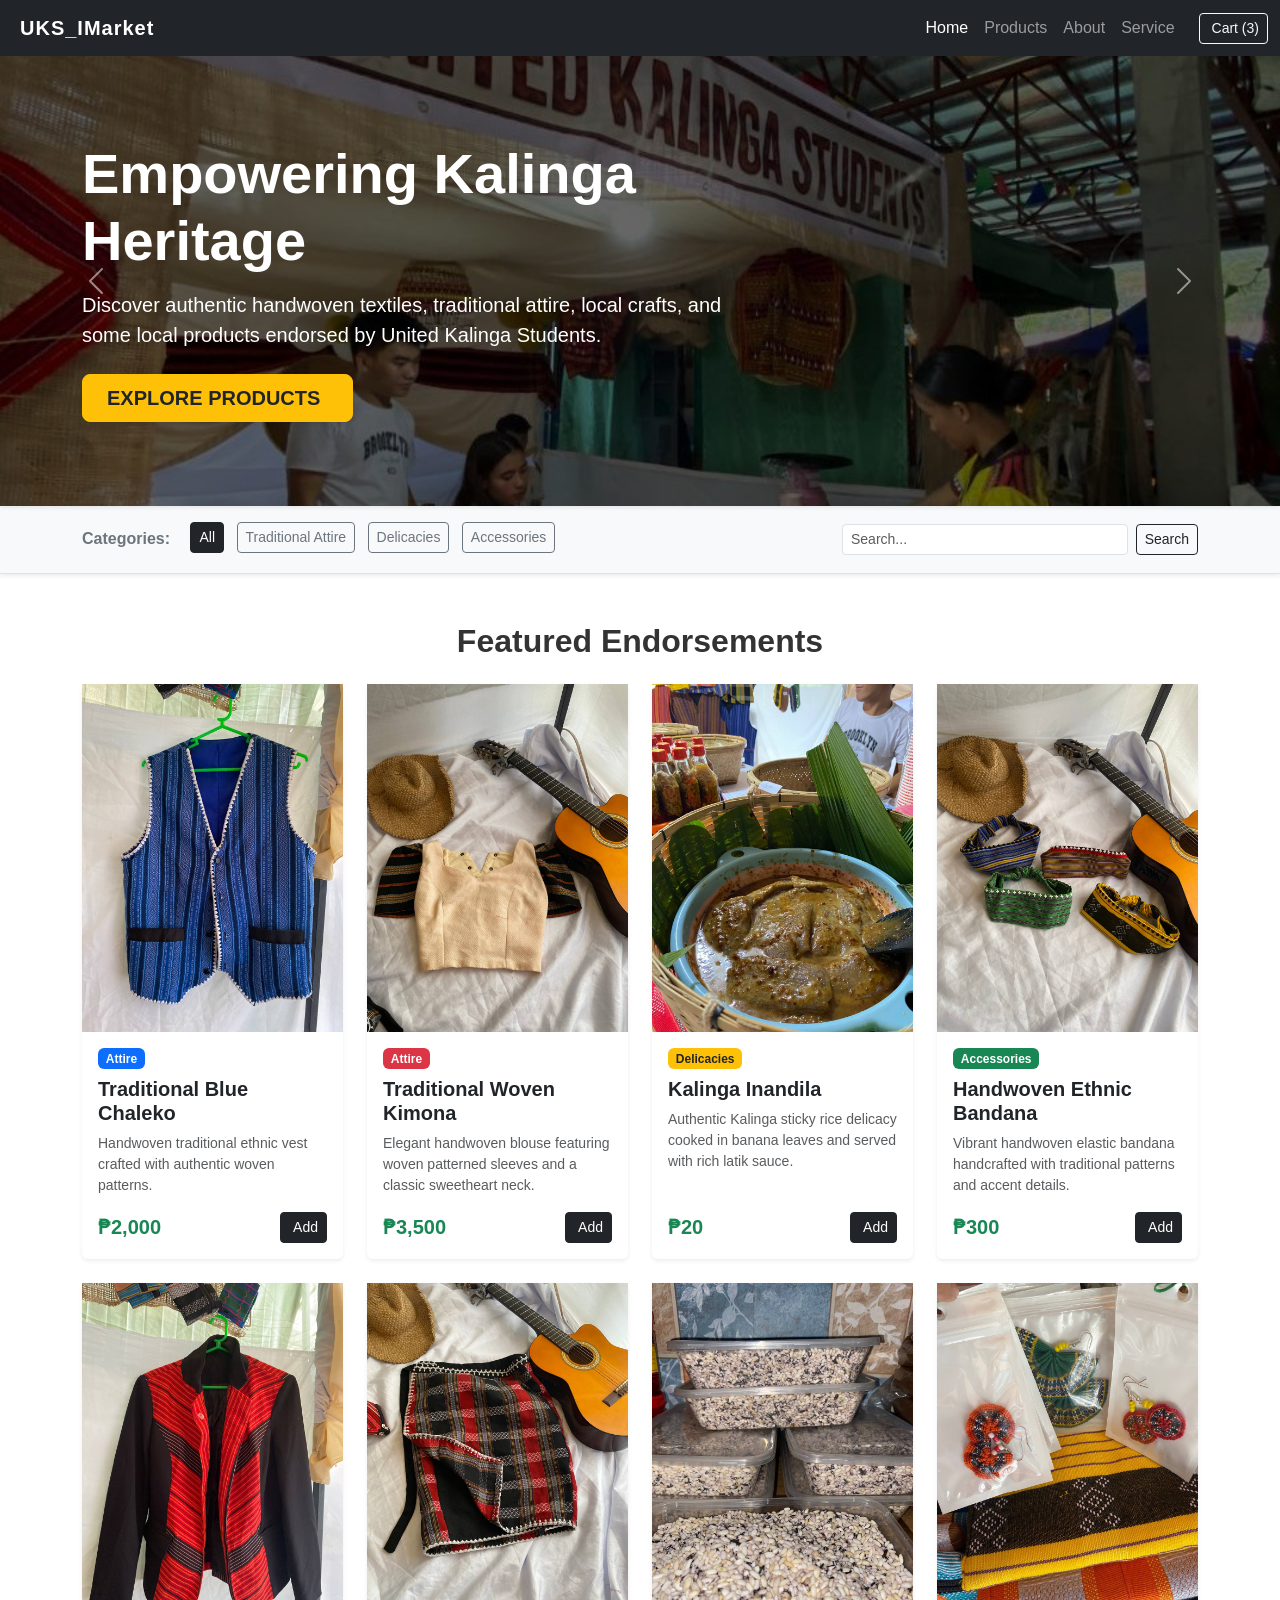
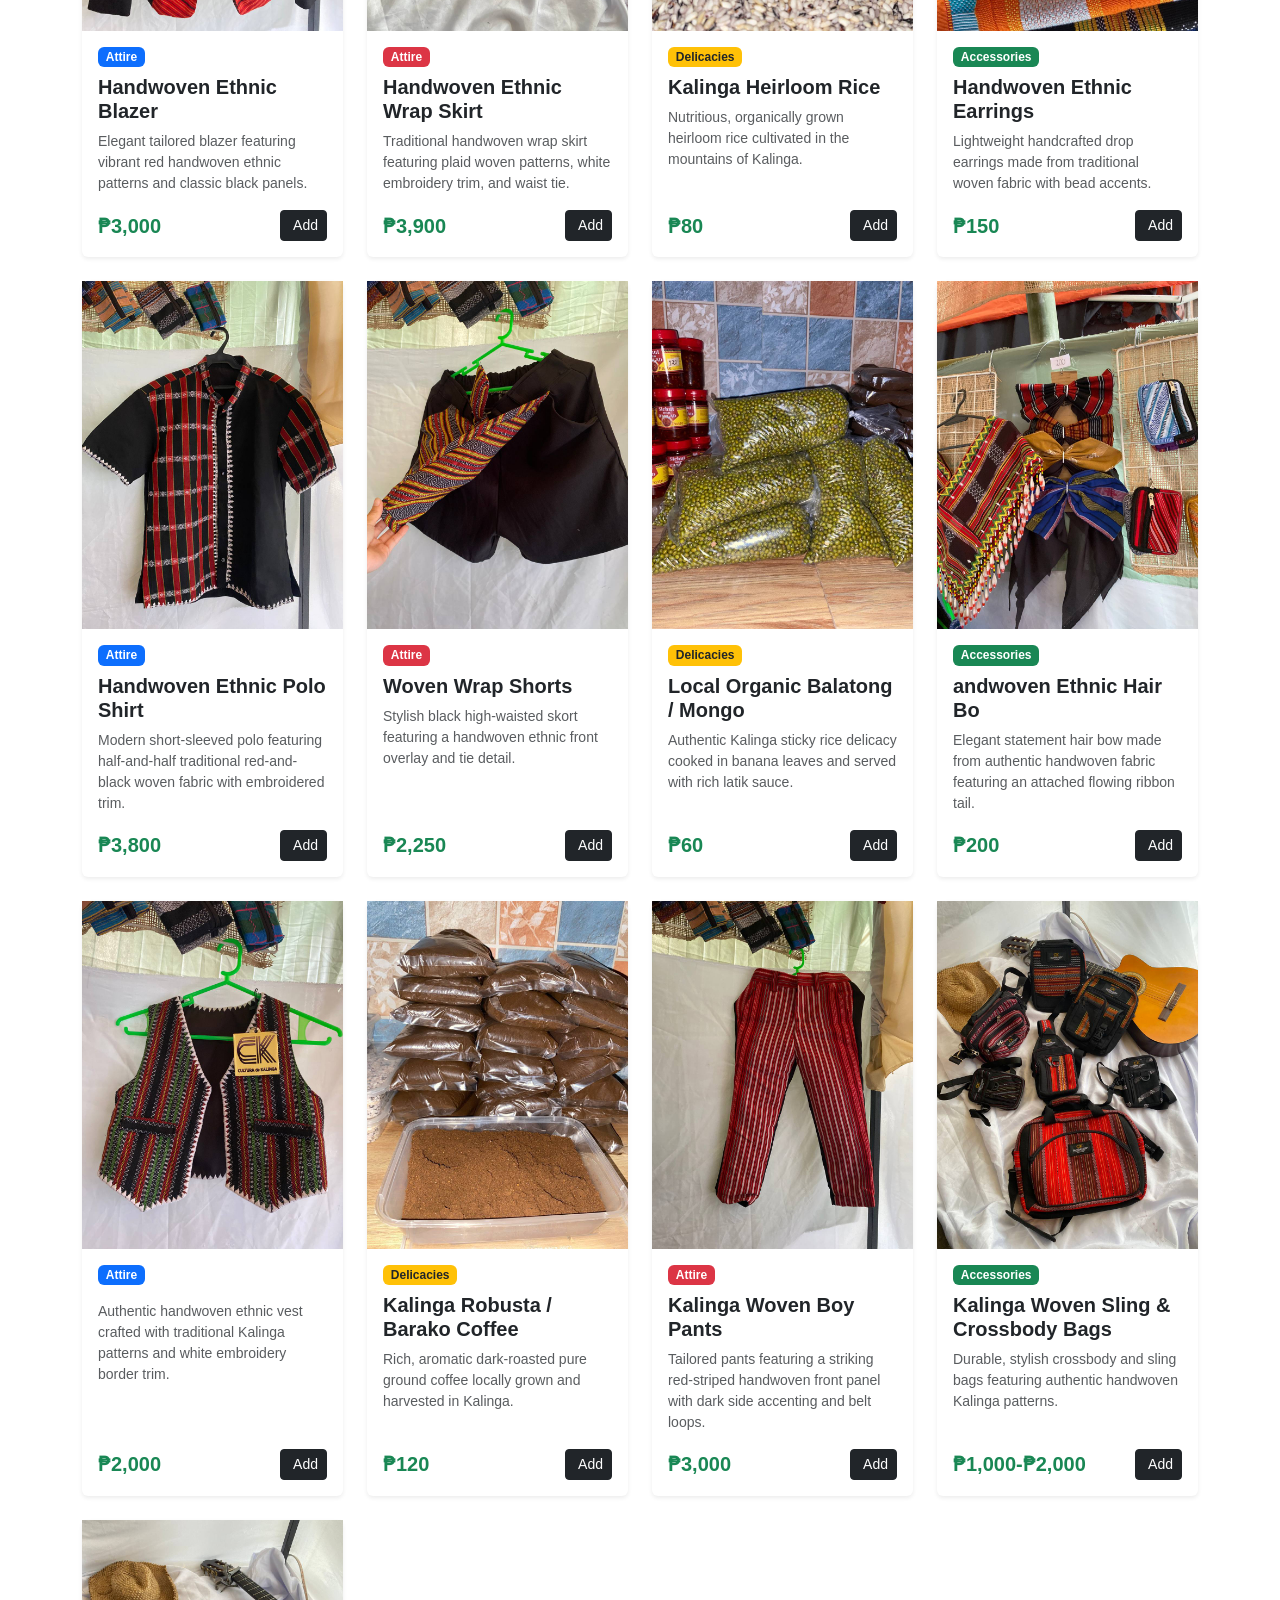
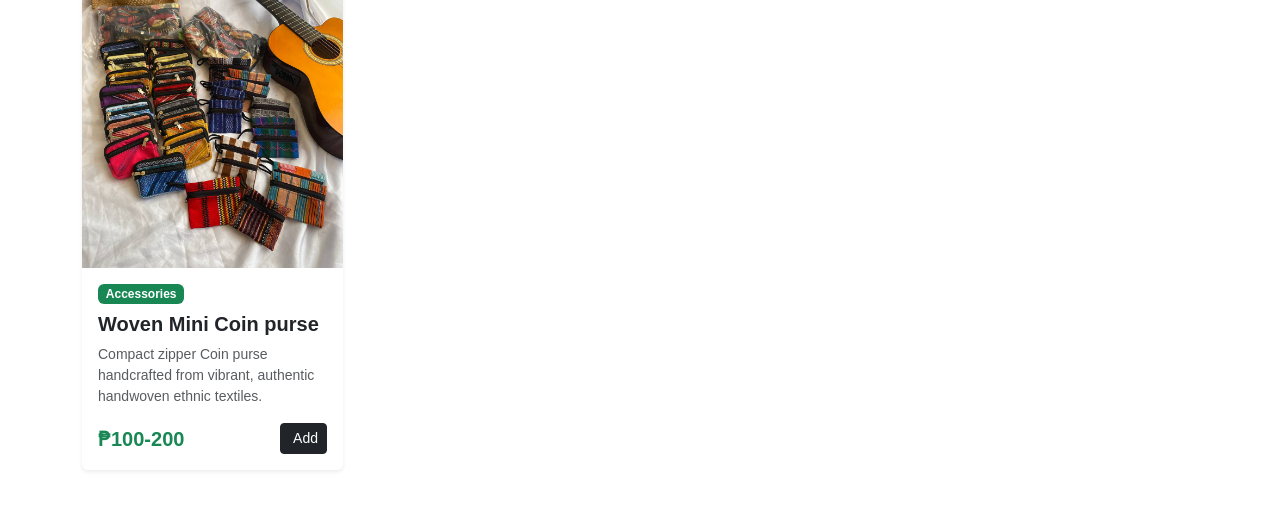
<file: Index.html>
<!DOCTYPE html>
<html lang="en">
<head>
    <meta charset="UTF-8">
    <meta name="viewport" content="width=device-width, initial-scale=1.0">
    <title>UKS Indigenous Market</title>
    <link href="https://cdn.jsdelivr.net/npm/bootstrap@5.3.0-alpha3/dist/css/bootstrap.min.css" rel="stylesheet" integrity="sha384-KK94CHFLLe+nY2dmCWGMq91rCGa5gtU4mk92HdvYe+M/SXH301p5ILy+dN9+nJOZ" crossorigin="anonymous">    
    <link rel="stylesheet" href="CSS/style.css">
</head> 
<body>
    <nav class="navbar navbar-expand-lg navbar-dark bg-dark sticky-top">
        <div class="container-fluid">
            <a class="navbar-brand fw-bold" href="index.html"><i class="fa-solid fa-store me-2"></i>UKS_IMarket</a>
        <button class="navbar-toggler" type="button" data-bs-toggle="collapse" data-bs-target="#navbarSupportedContent" aria-controls="navbarSupportedContent" aria-expanded="false" aria-label="Toggle navigation">
            <span class="navbar-toggler-icon"></span>
        </button>
        
        <div class="collapse navbar-collapse justify-content-end" id="navbarNav">
                <ul class="navbar-nav align-items-center">
                <li class="nav-item">
                    <a class="nav-link active" aria-current="page" href="index.html">Home</a>
                </li>
                <li class="nav-item">
                    <a class="nav-link" href="Products.html">Products</a>
                </li>
                <li class="nav-item">
                    <a class="nav-link" href="About.html">About</a>
                </li>
                <li class="nav-item">
                    <a class="nav-link" href="Service.html">Service</a>
                </li>
                <li class="nav-item ms-lg-3">
                    <a href="Cart.html" class="btn btn-outline-light btn-sm"><i class="fa-solid fa-cart-shopping me-1"></i> Cart (<span id="cartCount">3</span>)</a>
                </li>
            </ul>
        </div>
        </div>
    </nav>

    <header id="heroCarousel" class="carousel slide shadow-sm" data-bs-ride="carousel">
        <div class="carousel-inner">
            <div class="carousel-item active hero-slide-1">
                <div class="hero-overlay d-flex align-items-center">
                    <div class="container text-white py-5">
                        <div class="row">
                            <div class="col-lg-7">
                                <h1 class="display-4 fw-bold mb-3">Empowering Kalinga Heritage</h1>
                                <p class="lead mb-4">Discover authentic handwoven textiles, traditional attire, local crafts, and some local products endorsed by United Kalinga Students.</p>
                                <a href="Products.html" class="btn btn-warning btn-lg text-dark fw-bold px-4 shadow-sm">EXPLORE PRODUCTS <i class="fa-solid fa-arrow-right ms-2"></i></a>
                            </div>
                        </div>
                    </div>
                </div>
            </div>
            <div class="carousel-item hero-slide-2">
                <div class="hero-overlay d-flex align-items-center">
                    <div class="container text-white py-5">
                        <div class="row">
                            <div class="col-lg-7">
                                <h1 class="display-4 fw-bold mb-3">Unity, Culture, and Leadership</h1>
                                <p class="lead mb-4">Support student initiatives and preserve Cordilleran craftsmanship through our official community market.</p>
                                <a href="Cart.html" class="btn btn-warning btn-lg text-dark fw-bold px-4 shadow-sm">VIEW CART <i class="fa-solid fa-bag-shopping ms-2"></i></a>
                            </div>
                        </div>
                    </div>
                </div>
            </div>
        </div>
        <button class="carousel-control-prev" type="button" data-bs-target="#heroCarousel" data-bs-slide="prev">
            <span class="carousel-control-prev-icon"></span>
        </button>
        <button class="carousel-control-next" type="button" data-bs-target="#heroCarousel" data-bs-slide="next">
            <span class="carousel-control-next-icon"></span>
        </button>
    </header>

    <section class="bg-light py-3 border-bottom shadow-sm">
        <div class="container">
            <div class="row align-items-center">
                <!-- Left Side: Categories with active state handling -->
                <div class="col-md-8 mb-2 mb-md-0" id="categoryButtons">
                    <span class="fw-bold text-secondary me-3">Categories:</span>
                    <button class="btn btn-dark btn-sm me-2 mb-1 cat-btn" onclick="filterProducts('All', this)">All</button>
                    <button class="btn btn-outline-secondary btn-sm me-2 mb-1 cat-btn" onclick="filterProducts('Attire', this)">Traditional Attire</button>
                    <button class="btn btn-outline-secondary btn-sm me-2 mb-1 cat-btn" onclick="filterProducts('Delicacies', this)">Delicacies</button>
                    <button class="btn btn-outline-secondary btn-sm mb-1 cat-btn" onclick="filterProducts('Accessories', this)">Accessories</button>
                </div>

                <div class="col-md-4">
                    <form class="d-flex" role="search" onsubmit="handleSearch(event)">
                        <input id="searchInput" class="form-control form-control-sm me-2" type="search" placeholder="Search..." aria-label="Search">
                        <button class="btn btn-outline-dark btn-sm" type="submit">Search</button>
                    </form>
                </div>
            </div>
        </div>
    </section>

    <main class="container my-5">
        <h2 class="text-center fw-bold mb-4">Featured Endorsements</h2>
        <div class="row g-4" id="productContainer">
            
            <div class="col-md-3 col-sm-6 product-item" data-category="Attire" data-name="traditional blue chaleko">
                <div class="card h-100 product-card shadow-sm border-0">
                    <img src="Images/Chaleko1.jpg" alt="Kalinga Bags">
                    <div class="card-body d-flex flex-column">
                        <span class="badge bg-primary mb-2 align-self-start">Attire</span>
                        <h5 class="card-title fw-bold">Traditional Blue Chaleko</h5>
                        <p class="card-text text-muted small">Handwoven traditional ethnic vest crafted with authentic woven patterns.</p>
                        <div class="d-flex justify-content-between align-items-center mt-auto">
                            <span class="fw-bold text-success fs-5">₱2,000</span>
                            <button onclick="addToCart('Traditional Blue Chaleko')" class="btn btn-dark btn-sm"><i class="fa-solid fa-cart-plus me-1"></i> Add</button>
                        </div>
                    </div>
                </div>
            </div>

            <div class="col-md-3 col-sm-6 product-item" data-category="Attire" data-name="Traditional Woven Kimona">
                <div class="card h-100 product-card shadow-sm border-0">
                    <img src="Images/Kimona1.jpg" alt="Traditional Woven Kimona">
                    <div class="card-body d-flex flex-column">
                        <span class="badge bg-danger mb-2 align-self-start">Attire</span>
                        <h5 class="card-title fw-bold">Traditional Woven Kimona</h5>
                        <p class="card-text text-muted small">Elegant handwoven blouse featuring woven patterned sleeves and a classic sweetheart neck.</p>
                        <div class="d-flex justify-content-between align-items-center mt-auto">
                            <span class="fw-bold text-success fs-5">₱3,500</span>
                            <button onclick="addToCart('UKS Unity T-Shirt')" class="btn btn-dark btn-sm"><i class="fa-solid fa-cart-plus me-1"></i> Add</button>
                        </div>
                    </div>
                </div>
            </div>

            <div class="col-md-3 col-sm-6 product-item" data-category="Delicacies" data-name="Inandila">
                <div class="card h-100 product-card shadow-sm border-0">
                    <img src="Images/Inandila.jpg" alt="Inandila">
                    <div class="card-body d-flex flex-column">
                        <span class="badge bg-warning text-dark mb-2 align-self-start">Delicacies</span>
                        <h5 class="card-title fw-bold">Kalinga Inandila</h5>
                        <p class="card-text text-muted small">Authentic Kalinga sticky rice delicacy cooked in banana leaves and served with rich latik sauce.</p>
                        <div class="d-flex justify-content-between align-items-center mt-auto">
                            <span class="fw-bold text-success fs-5">₱20</span>
                            <button onclick="addToCart('Kalinga Inandila')" class="btn btn-dark btn-sm"><i class="fa-solid fa-cart-plus me-1"></i> Add</button>
                        </div>
                    </div>
                </div>
            </div>

            <div class="col-md-3 col-sm-6 product-item" data-category="Accessories" data-name="Handwoven Ethnic Bandana">
                <div class="card h-100 product-card shadow-sm border-0">
                    <img src="Images/Bandana_Hair.jpg" alt="Bandana">
                    <div class="card-body d-flex flex-column">
                        <span class="badge bg-success mb-2 align-self-start">Accessories</span>
                        <h5 class="card-title fw-bold">Handwoven Ethnic Bandana</h5>
                        <p class="card-text text-muted small">Vibrant handwoven elastic bandana handcrafted with traditional patterns and accent details.</p>
                        <div class="d-flex justify-content-between align-items-center mt-auto">
                            <span class="fw-bold text-success fs-5">₱300</span>
                            <button onclick="addToCart('Handwoven Ethnic Bandana')" class="btn btn-dark btn-sm"><i class="fa-solid fa-cart-plus me-1"></i> Add</button>
                        </div>
                    </div>
                </div>
            </div>

            <div class="col-md-3 col-sm-6 product-item" data-category="Attire" data-name="Handwoven Ethnic Blazer">
                <div class="card h-100 product-card shadow-sm border-0">
                    <img src="Images/Blazer.jpg" alt="Handwoven Ethnic Blazer">
                    <div class="card-body d-flex flex-column">
                        <span class="badge bg-primary mb-2 align-self-start">Attire</span>
                        <h5 class="card-title fw-bold">Handwoven Ethnic Blazer</h5>
                        <p class="card-text text-muted small">Elegant tailored blazer featuring vibrant red handwoven ethnic patterns and classic black panels.</p>
                        <div class="d-flex justify-content-between align-items-center mt-auto">
                            <span class="fw-bold text-success fs-5">₱3,000</span>
                            <button onclick="addToCart('Handwoven Ethnic Blazer')" class="btn btn-dark btn-sm"><i class="fa-solid fa-cart-plus me-1"></i> Add</button>
                        </div>
                    </div>
                </div>
            </div>

            <div class="col-md-3 col-sm-6 product-item" data-category="Attire" data-name="Handwoven Ethnic Wrap Skirt">
                <div class="card h-100 product-card shadow-sm border-0">
                    <img src="Images/Skirt1.jpg" alt="Handwoven Ethnic Wrap Skirt">
                    <div class="card-body d-flex flex-column">
                        <span class="badge bg-danger mb-2 align-self-start">Attire</span>
                        <h5 class="card-title fw-bold">Handwoven Ethnic Wrap Skirt</h5>
                        <p class="card-text text-muted small">Traditional handwoven wrap skirt featuring plaid woven patterns, white embroidery trim, and waist tie.</p>
                        <div class="d-flex justify-content-between align-items-center mt-auto">
                            <span class="fw-bold text-success fs-5">₱3,900</span>
                            <button onclick="addToCart('Handwoven Ethnic Wrap Skirt')" class="btn btn-dark btn-sm"><i class="fa-solid fa-cart-plus me-1"></i> Add</button>
                        </div>
                    </div>
                </div>
            </div>

            <div class="col-md-3 col-sm-6 product-item" data-category="Delicacies" data-name="Kalinga Heirloom Rice">
                <div class="card h-100 product-card shadow-sm border-0">
                    <img src="Images/Glutinous_Rice.jpg" alt="Kalinga Heirloom Rice">
                    <div class="card-body d-flex flex-column">
                        <span class="badge bg-warning text-dark mb-2 align-self-start">Delicacies</span>
                        <h5 class="card-title fw-bold">Kalinga Heirloom Rice</h5>
                        <p class="card-text text-muted small">Nutritious, organically grown heirloom rice cultivated in the mountains of Kalinga.</p>
                        <div class="d-flex justify-content-between align-items-center mt-auto">
                            <span class="fw-bold text-success fs-5">₱80</span>
                            <button onclick="addToCart('Kalinga Heirloom Rice')" class="btn btn-dark btn-sm"><i class="fa-solid fa-cart-plus me-1"></i> Add</button>
                        </div>
                    </div>
                </div>
            </div>

            <div class="col-md-3 col-sm-6 product-item" data-category="Accessories" data-name="Handwoven Ethnic Earrings">
                <div class="card h-100 product-card shadow-sm border-0">
                    <img src="Images/Earing.jpg" alt="Handwoven Ethnic Earrings">
                    <div class="card-body d-flex flex-column">
                        <span class="badge bg-success mb-2 align-self-start">Accessories</span>
                        <h5 class="card-title fw-bold">Handwoven Ethnic Earrings</h5>
                        <p class="card-text text-muted small">Lightweight handcrafted drop earrings made from traditional woven fabric with bead accents.</p>
                        <div class="d-flex justify-content-between align-items-center mt-auto">
                            <span class="fw-bold text-success fs-5">₱150</span>
                            <button onclick="addToCart('Handwoven Ethnic Earrings')" class="btn btn-dark btn-sm"><i class="fa-solid fa-cart-plus me-1"></i> Add</button>
                        </div>
                    </div>
                </div>
            </div>

            <div class="col-md-3 col-sm-6 product-item" data-category="Attire" data-name="Handwoven Ethnic Polo Shirt">
                <div class="card h-100 product-card shadow-sm border-0">
                    <img src="Images/Polo2.jpg" alt="Handwoven Ethnic Polo Shirt">
                    <div class="card-body d-flex flex-column">
                        <span class="badge bg-primary mb-2 align-self-start">Attire</span>
                        <h5 class="card-title fw-bold">Handwoven Ethnic Polo Shirt</h5>
                        <p class="card-text text-muted small">Modern short-sleeved polo featuring half-and-half traditional red-and-black woven fabric with embroidered trim.</p>
                        <div class="d-flex justify-content-between align-items-center mt-auto">
                            <span class="fw-bold text-success fs-5">₱3,800</span>
                            <button onclick="addToCart('Handwoven Ethnic Polo Shirt')" class="btn btn-dark btn-sm"><i class="fa-solid fa-cart-plus me-1"></i> Add</button>
                        </div>
                    </div>
                </div>
            </div>

            <div class="col-md-3 col-sm-6 product-item" data-category="Attire" data-name="Woven Wrap Shorts">
                <div class="card h-100 product-card shadow-sm border-0">
                    <img src="Images/Girls_Shortpant.jpg" alt="Woven Wrap Shorts">
                    <div class="card-body d-flex flex-column">
                        <span class="badge bg-danger mb-2 align-self-start">Attire</span>
                        <h5 class="card-title fw-bold">Woven Wrap Shorts</h5>
                        <p class="card-text text-muted small">Stylish black high-waisted skort featuring a handwoven ethnic front overlay and tie detail.</p>
                        <div class="d-flex justify-content-between align-items-center mt-auto">
                            <span class="fw-bold text-success fs-5">₱2,250</span>
                            <button onclick="addToCart('Woven Wrap Shorts')" class="btn btn-dark btn-sm"><i class="fa-solid fa-cart-plus me-1"></i> Add</button>
                        </div>
                    </div>
                </div>
            </div>

            <div class="col-md-3 col-sm-6 product-item" data-category="Delicacies" data-name="Local Organic Balatong / Mongo">
                <div class="card h-100 product-card shadow-sm border-0">
                    <img src="Images/Monggo.jpg" alt="Local Organic Balatong / Mongo">
                    <div class="card-body d-flex flex-column">
                        <span class="badge bg-warning text-dark mb-2 align-self-start">Delicacies</span>
                        <h5 class="card-title fw-bold">Local Organic Balatong / Mongo</h5>
                        <p class="card-text text-muted small">Authentic Kalinga sticky rice delicacy cooked in banana leaves and served with rich latik sauce.</p>
                        <div class="d-flex justify-content-between align-items-center mt-auto">
                            <span class="fw-bold text-success fs-5">₱60</span>
                            <button onclick="addToCart('Local Organic Balatong / Mongo')" class="btn btn-dark btn-sm"><i class="fa-solid fa-cart-plus me-1"></i> Add</button>
                        </div>
                    </div>
                </div>
            </div>

            <div class="col-md-3 col-sm-6 product-item" data-category="Accessories" data-name="andwoven Ethnic Hair Bo">
                <div class="card h-100 product-card shadow-sm border-0">
                    <img src="Images/Hairclip.jpg" alt="andwoven Ethnic Hair Bo">
                    <div class="card-body d-flex flex-column">
                        <span class="badge bg-success mb-2 align-self-start">Accessories</span>
                        <h5 class="card-title fw-bold">andwoven Ethnic Hair Bo</h5>
                        <p class="card-text text-muted small">Elegant statement hair bow made from authentic handwoven fabric featuring an attached flowing ribbon tail.</p>
                        <div class="d-flex justify-content-between align-items-center mt-auto">
                            <span class="fw-bold text-success fs-5">₱200</span>
                            <button onclick="addToCart('andwoven Ethnic Hair Bo')" class="btn btn-dark btn-sm"><i class="fa-solid fa-cart-plus me-1"></i> Add</button>
                        </div>
                    </div>
                </div>
            </div>

            <div class="col-md-3 col-sm-6 product-item" data-category="Attire" data-name="Cultura de Kalinga Chaleko">
                <div class="card h-100 product-card shadow-sm border-0">
                    <img src="Images/chaleko5.jpg" alt="Cultura de Kalinga Chaleko">
                    <div class="card-body d-flex flex-column">
                        <span class="badge bg-primary mb-2 align-self-start">Attire</span>
                        <h5 class="card-title fw-bold"></h5>
                        <p class="card-text text-muted small">Authentic handwoven ethnic vest crafted with traditional Kalinga patterns and white embroidery border trim.</p>
                        <div class="d-flex justify-content-between align-items-center mt-auto">
                            <span class="fw-bold text-success fs-5">₱2,000</span>
                            <button onclick="addToCart('Cultura de Kalinga Chaleko')" class="btn btn-dark btn-sm"><i class="fa-solid fa-cart-plus me-1"></i> Add</button>
                        </div>
                    </div>
                </div>
            </div>

            <div class="col-md-3 col-sm-6 product-item" data-category="Delicacies" data-name="Kalinga Robusta / Barako Coffee">
                <div class="card h-100 product-card shadow-sm border-0">
                    <img src="Images/Barako.jpg" alt="Kalinga Robusta / Barako Coffee">
                    <div class="card-body d-flex flex-column">
                        <span class="badge bg-warning text-dark mb-2 align-self-start">Delicacies</span>
                        <h5 class="card-title fw-bold">Kalinga Robusta / Barako Coffee</h5>
                        <p class="card-text text-muted small">Rich, aromatic dark-roasted pure ground coffee locally grown and harvested in Kalinga.</p>
                        <div class="d-flex justify-content-between align-items-center mt-auto">
                            <span class="fw-bold text-success fs-5">₱120</span>
                            <button onclick="addToCart('Kalinga Robusta / Barako Coffee')" class="btn btn-dark btn-sm"><i class="fa-solid fa-cart-plus me-1"></i> Add</button>
                        </div>
                    </div>
                </div>
            </div>

            <div class="col-md-3 col-sm-6 product-item" data-category="Attire" data-name="Kalinga Woven Boy Pants">
                <div class="card h-100 product-card shadow-sm border-0">
                    <img src="Images/Boy_Pant.jpg" alt="Kalinga Woven Boy Pants">
                    <div class="card-body d-flex flex-column">
                        <span class="badge bg-danger mb-2 align-self-start">Attire</span>
                        <h5 class="card-title fw-bold">Kalinga Woven Boy Pants</h5>
                        <p class="card-text text-muted small">Tailored pants featuring a striking red-striped handwoven front panel with dark side accenting and belt loops.</p>
                        <div class="d-flex justify-content-between align-items-center mt-auto">
                            <span class="fw-bold text-success fs-5">₱3,000</span>
                            <button onclick="addToCart('Kalinga Woven Boy Pants')" class="btn btn-dark btn-sm"><i class="fa-solid fa-cart-plus me-1"></i> Add</button>
                        </div>
                    </div>
                </div>
            </div>

            <div class="col-md-3 col-sm-6 product-item" data-category="Accessories" data-name="Kalinga Woven Sling & Crossbody Bags">
                <div class="card h-100 product-card shadow-sm border-0">
                    <img src="Images/Bags.jpg" alt="Kalinga Woven Sling & Crossbody Bags">
                    <div class="card-body d-flex flex-column">
                        <span class="badge bg-success mb-2 align-self-start">Accessories</span>
                        <h5 class="card-title fw-bold">Kalinga Woven Sling & Crossbody Bags</h5>
                        <p class="card-text text-muted small">Durable, stylish crossbody and sling bags featuring authentic handwoven Kalinga patterns.</p>
                        <div class="d-flex justify-content-between align-items-center mt-auto">
                            <span class="fw-bold text-success fs-5">₱1,000-₱2,000</span>
                            <button onclick="addToCart('Kalinga Woven Sling & Crossbody Bags')" class="btn btn-dark btn-sm"><i class="fa-solid fa-cart-plus me-1"></i> Add</button>
                        </div>
                    </div>
                </div>
            </div>

            <div class="col-md-3 col-sm-6 product-item" data-category="Accessories" data-name="Woven Mini Coin purse">
                <div class="card h-100 product-card shadow-sm border-0">
                    <img src="Images/coins_purses.jpg" alt="Woven Mini Coin purse">
                    <div class="card-body d-flex flex-column">
                        <span class="badge bg-success mb-2 align-self-start">Accessories</span>
                        <h5 class="card-title fw-bold">Woven Mini Coin purse</h5>
                        <p class="card-text text-muted small">Compact zipper Coin purse handcrafted from vibrant, authentic handwoven ethnic textiles.</p>
                        <div class="d-flex justify-content-between align-items-center mt-auto">
                            <span class="fw-bold text-success fs-5">₱100-200</span>
                            <button onclick="addToCart('Woven Mini Coin purse')" class="btn btn-dark btn-sm"><i class="fa-solid fa-cart-plus me-1"></i> Add</button>
                        </div>
                    </div>
                </div>
            </div>
        </div>
    </main>

    <script src="https://cdn.jsdelivr.net/npm/bootstrap@5.3.0-alpha3/dist/js/bootstrap.bundle.min.js" integrity="sha384-ENjdO4Dr2bkBIFxQpeoTz1HIcje39Wm4jDKdf19U8gI4ddQ3GYNS7NTKfAdVQSZe" crossorigin="anonymous"></script>
</body>
</html>
</file>
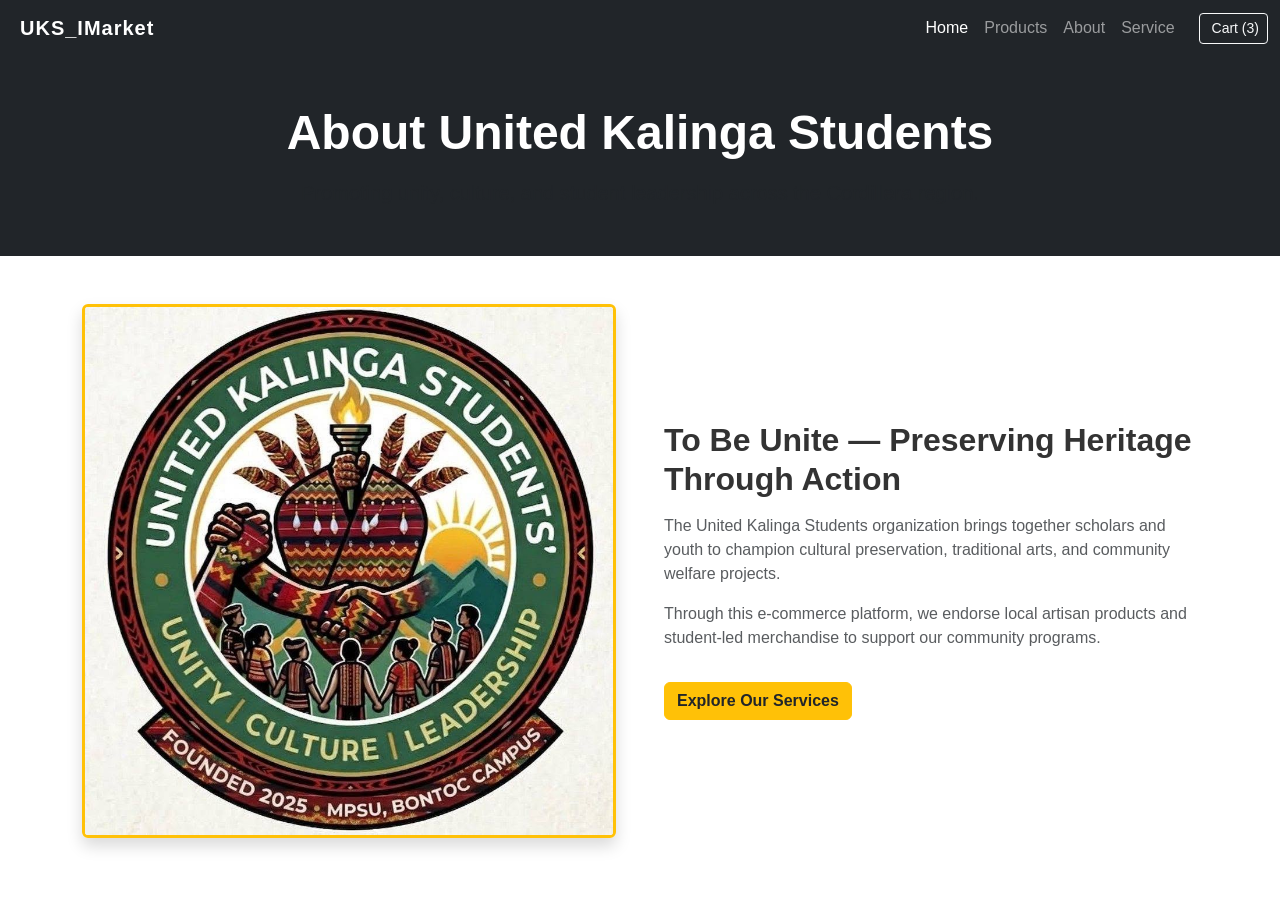
<file: about.html>
<!DOCTYPE html>
<html lang="en">
<head>
    <meta charset="UTF-8">
    <meta name="viewport" content="width=device-width, initial-scale=1.0">
    <title>UKS_IMarket - About</title>
    <link href="https://cdn.jsdelivr.net/npm/bootstrap@5.3.0/dist/css/bootstrap.min.css" rel="stylesheet">
    <link rel="stylesheet" href="CSS/style.css">
</head>
<body>
   <nav class="navbar navbar-expand-lg navbar-dark bg-dark sticky-top">
        <div class="container-fluid">
            <a class="navbar-brand fw-bold" href="index.html"><i class="fa-solid fa-store me-2"></i>UKS_IMarket</a>
        <button class="navbar-toggler" type="button" data-bs-toggle="collapse" data-bs-target="#navbarSupportedContent" aria-controls="navbarSupportedContent" aria-expanded="false" aria-label="Toggle navigation">
            <span class="navbar-toggler-icon"></span>
        </button>
        
        <div class="collapse navbar-collapse justify-content-end" id="navbarNav">
                <ul class="navbar-nav align-items-center">
                <li class="nav-item">
                    <a class="nav-link active" aria-current="page" href="index.html">Home</a>
                </li>
                <li class="nav-item">
                    <a class="nav-link" href="Products.html">Products</a>
                </li>
                <li class="nav-item">
                    <a class="nav-link" href="About.html">About</a>
                </li>
                <li class="nav-item">
                    <a class="nav-link" href="Service.html">Service</a>
                </li>
                <li class="nav-item ms-lg-3">
                    <a href="Cart.html" class="btn btn-outline-light btn-sm"><i class="fa-solid fa-cart-shopping me-1"></i> Cart (<span id="cartCount">3</span>)</a>
                </li>
            </ul>
        </div>
        </div>
    </nav> 

    <header class="bg-dark text-white text-center py-5">
        <div class="container">
            <h1 class="display-5 fw-bold mb-3">About United Kalinga Students</h1>
            <p class="lead text-muted mb-0">Promoting unity, culture, and student leadership across the Cordillera region.</p>
        </div>
    </header>

    <main class="container my-5">
        <div class="row align-items-center g-5">
            <div class="col-lg-6">
                <img src="Images/LOGO.jpg" class="img-fluid rounded shadow border border-3 border-warning" alt="United Kalinga Students Group">
            </div>
            <div class="col-lg-6">
                <h2 class="fw-bold mb-3">To Be Unite — Preserving Heritage Through Action</h2>
                <p class="text-muted">The United Kalinga Students organization brings together scholars and youth to champion cultural preservation, traditional arts, and community welfare projects.</p>
                <p class="text-muted">Through this e-commerce platform, we endorse local artisan products and student-led merchandise to support our community programs.</p>
                <a href="Service.html" class="btn btn-warning text-dark fw-bold mt-3">Explore Our Services</a>
            </div>
        </div>
    </main> 

    <script src="https://cdn.jsdelivr.net/npm/bootstrap@5.3.0/dist/js/bootstrap.bundle.min.js"></script>
</body>
</html>
</file>
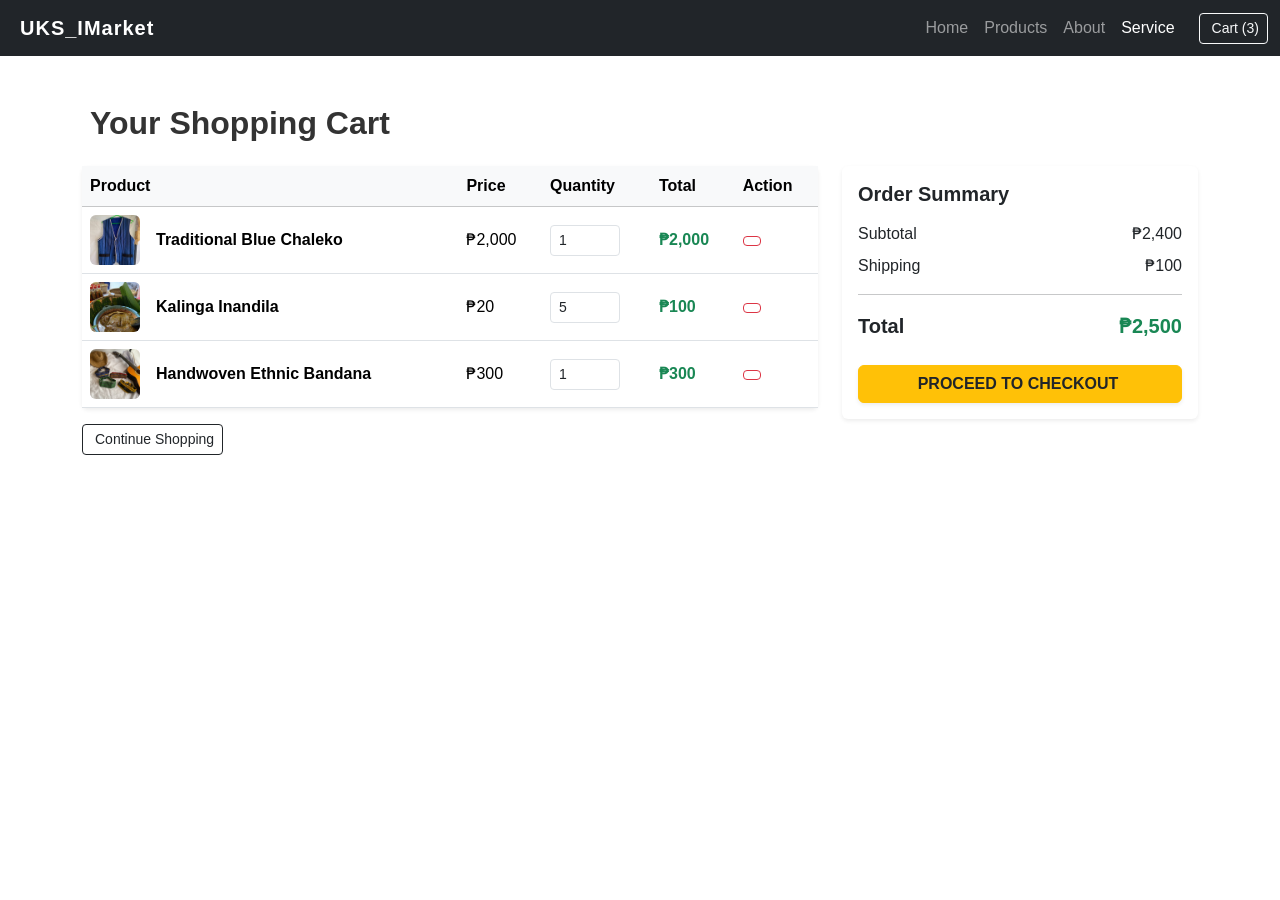
<file: Cart.html>
<!DOCTYPE html>
<html lang="en">
<head>
    <meta charset="UTF-8">
    <meta name="viewport" content="width=device-width, initial-scale=1.0">
    <title>Cart - UKS Indigenous Market</title>
    <link href="https://cdn.jsdelivr.net/npm/bootstrap@5.3.0-alpha3/dist/css/bootstrap.min.css" rel="stylesheet" integrity="sha384-KK94CHFLLe+nY2dmCWGMq91rCGa5gtU4mk92HdvYe+M/SXH301p5ILy+dN9+nJOZ" crossorigin="anonymous">
    <link rel="stylesheet" href="CSS/style.css">
</head>
<body> 
    
    <nav class="navbar navbar-expand-lg navbar-dark bg-dark sticky-top">
        <div class="container-fluid">
            <a class="navbar-brand fw-bold" href="index.html"><i class="fa-solid fa-store me-2"></i>UKS_IMarket</a>
            <button class="navbar-toggler" type="button" data-bs-toggle="collapse" data-bs-target="#navbarNav" aria-controls="navbarNav" aria-expanded="false" aria-label="Toggle navigation">
                <span class="navbar-toggler-icon"></span>
            </button>
            <div class="collapse navbar-collapse justify-content-end" id="navbarNav">
                <ul class="navbar-nav align-items-center">
                    <li class="nav-item">
                        <a class="nav-link" href="index.html">Home</a>
                    </li>
                    <li class="nav-item">
                        <a class="nav-link" href="Products.html">Products</a>
                    </li>
                    <li class="nav-item">
                        <a class="nav-link" href="About.html">About</a>
                    </li>
                    <li class="nav-item">
                        <a class="nav-link active" aria-current="page" href="Service.html">Service</a>
                    </li>
                    <li class="nav-item ms-lg-3">
                        <a href="Cart.html" class="btn btn-outline-light btn-sm"><i class="fa-solid fa-cart-shopping me-1"></i> Cart (<span id="cartCount">3</span>)</a>
                    </li>
                </ul>
            </div>
        </div>
    </nav>

    <main class="container my-5">
        <h2 class="fw-bold mb-4"><i class="fa-solid fa-cart-shopping me-2"></i>Your Shopping Cart</h2>

        <div class="row g-4">

            <div class="col-lg-8">
                <div class="card shadow-sm border-0">
                    <div class="card-body p-0">
                        <div class="table-responsive">
                            <table class="table align-middle mb-0">
                                <thead class="table-light">
                                    <tr>
                                        <th>Product</th>
                                        <th>Price</th>
                                        <th>Quantity</th>
                                        <th>Total</th>
                                        <th>Action</th>
                                    </tr>
                                </thead>
                                <tbody>
                                    <tr>
                                        <td>
                                            <div class="d-flex align-items-center">
                                                <img src="Images/Chaleko1.jpg" alt="Traditional Blue Chaleko" style="width: 50px; height: 50px; object-fit: cover;" class="rounded me-3">
                                                <span class="fw-bold">Traditional Blue Chaleko</span>
                                            </div>
                                        </td>
                                        <td>₱2,000</td>
                                        <td>
                                            <input type="number" class="form-control form-control-sm" value="1" min="1" style="width: 70px;">
                                        </td>
                                        <td class="fw-bold text-success">₱2,000</td>
                                        <td>
                                            <button class="btn btn-outline-danger btn-sm"><i class="fa-solid fa-trash"></i></button>
                                        </td>
                                    </tr>
                                    <tr>
                                        <td>
                                            <div class="d-flex align-items-center">
                                                <img src="Images/Inandila.jpg" alt="Kalinga Inandila" style="width: 50px; height: 50px; object-fit: cover;" class="rounded me-3">
                                                <span class="fw-bold">Kalinga Inandila</span>
                                            </div>
                                        </td>
                                        <td>₱20</td>
                                        <td>
                                            <input type="number" class="form-control form-control-sm" value="5" min="1" style="width: 70px;">
                                        </td>
                                        <td class="fw-bold text-success">₱100</td>
                                        <td>
                                            <button class="btn btn-outline-danger btn-sm"><i class="fa-solid fa-trash"></i></button>
                                        </td>
                                    </tr>
                                    <tr>
                                        <td>
                                            <div class="d-flex align-items-center">
                                                <img src="Images/Bandana_Hair.jpg" alt="Handwoven Ethnic Bandana" style="width: 50px; height: 50px; object-fit: cover;" class="rounded me-3">
                                                <span class="fw-bold">Handwoven Ethnic Bandana</span>
                                            </div>
                                        </td>
                                        <td>₱300</td>
                                        <td>
                                            <input type="number" class="form-control form-control-sm" value="1" min="1" style="width: 70px;">
                                        </td>
                                        <td class="fw-bold text-success">₱300</td>
                                        <td>
                                            <button class="btn btn-outline-danger btn-sm"><i class="fa-solid fa-trash"></i></button>
                                        </td>
                                    </tr>
                                </tbody>
                            </table>
                        </div>
                    </div>
                </div>
                <div class="mt-3">
                    <a href="Products.html" class="btn btn-outline-dark btn-sm"><i class="fa-solid fa-arrow-left me-1"></i> Continue Shopping</a>
                </div>
            </div>

            <div class="col-lg-4">
                <div class="card shadow-sm border-0">
                    <div class="card-body">
                        <h5 class="card-title fw-bold mb-3">Order Summary</h5>
                        <div class="d-flex justify-content-between mb-2">
                            <span>Subtotal</span>
                            <span>₱2,400</span>
                        </div>
                        <div class="d-flex justify-content-between mb-3">
                            <span>Shipping</span>
                            <span>₱100</span>
                        </div>
                        <hr>
                        <div class="d-flex justify-content-between mb-4">
                            <strong class="fs-5">Total</strong>
                            <strong class="fs-5 text-success">₱2,500</strong>
                        </div>
                        <button class="btn btn-warning w-100 fw-bold text-dark shadow-sm">PROCEED TO CHECKOUT <i class="fa-solid fa-arrow-right ms-1"></i></button>
                    </div>
                </div>
            </div>
        </div>
    </main>

    <script src="https://cdn.jsdelivr.net/npm/bootstrap@5.3.0-alpha3/dist/js/bootstrap.bundle.min.js" integrity="sha384-ENjdO4Dr2bkBIFxQpeoTz1HIcje39Wm4jDKdf19U8gI4ddQ3GYNS7NTKfAdVQSZe" crossorigin="anonymous"></script>
</body>
</html>
</file>
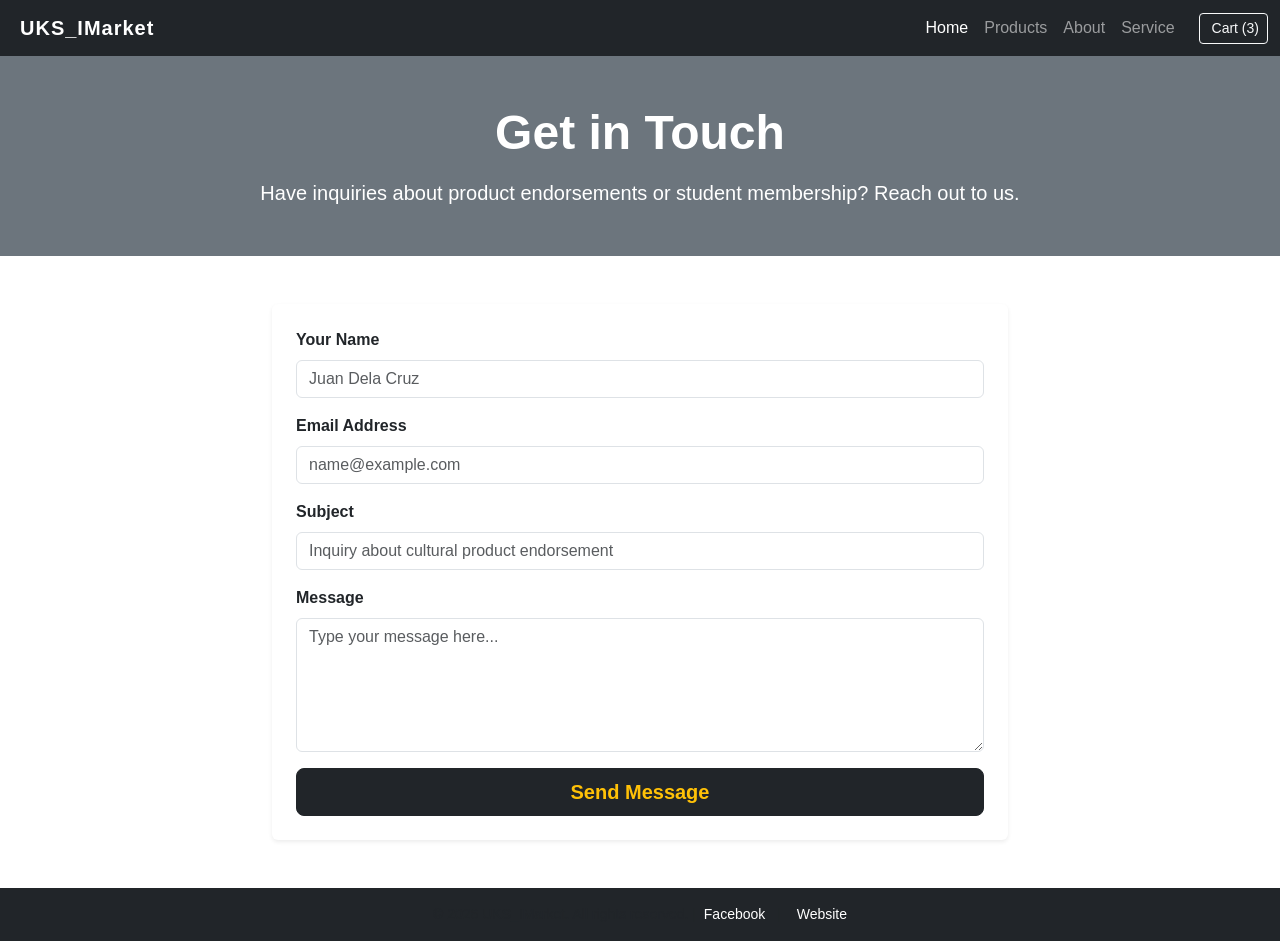
<file: Contact.html>
<!DOCTYPE html>
<html lang="en">
<head>
    <meta charset="UTF-8">
    <meta name="viewport" content="width=device-width, initial-scale=1.0">
    <title>UKS_IMarket - Contact Us</title>
    <link href="https://cdn.jsdelivr.net/npm/bootstrap@5.3.0/dist/css/bootstrap.min.css" rel="stylesheet">
    <link rel="stylesheet" href="CSS/style.css">
</head>
<body>
   <nav class="navbar navbar-expand-lg navbar-dark bg-dark sticky-top">
        <div class="container-fluid">
            <a class="navbar-brand fw-bold" href="index.html"><i class="fa-solid fa-store me-2"></i>UKS_IMarket</a>
        <button class="navbar-toggler" type="button" data-bs-toggle="collapse" data-bs-target="#navbarSupportedContent" aria-controls="navbarSupportedContent" aria-expanded="false" aria-label="Toggle navigation">
            <span class="navbar-toggler-icon"></span>
        </button>
        
        <div class="collapse navbar-collapse justify-content-end" id="navbarNav">
                <ul class="navbar-nav align-items-center">
                <li class="nav-item">
                    <a class="nav-link active" aria-current="page" href="index.html">Home</a>
                </li>
                <li class="nav-item">
                    <a class="nav-link" href="Products.html">Products</a>
                </li>
                <li class="nav-item">
                    <a class="nav-link" href="About.html">About</a>
                </li>
                <li class="nav-item">
                    <a class="nav-link" href="Service.html">Service</a>
                </li>
                <li class="nav-item ms-lg-3">
                    <a href="Cart.html" class="btn btn-outline-light btn-sm"><i class="fa-solid fa-cart-shopping me-1"></i> Cart (<span id="cartCount">3</span>)</a>
                </li>
            </ul>
        </div>
        </div>
    </nav>

    <header class="bg-secondary text-white text-center py-5">
        <div class="container">
            <h1 class="display-5 fw-bold mb-3">Get in Touch</h1>
            <p class="lead mb-0">Have inquiries about product endorsements or student membership? Reach out to us.</p>
        </div>
    </header>

    <main class="container my-5">
        <div class="row justify-content-center">
            <div class="col-lg-8">
                <div class="card shadow-sm border-0 p-4">
                    <form>
                        <div class="mb-3">
                            <label class="form-label fw-bold">Your Name</label>
                            <input type="text" class="form-control" placeholder="Juan Dela Cruz" required>
                        </div>
                        <div class="mb-3">
                            <label class="form-label fw-bold">Email Address</label>
                            <input type="email" class="form-control" placeholder="name@example.com" required>
                        </div>
                        <div class="mb-3">
                            <label class="form-label fw-bold">Subject</label>
                            <input type="text" class="form-control" placeholder="Inquiry about cultural product endorsement" required>
                        </div>
                        <div class="mb-3">
                            <label class="form-label fw-bold">Message</label>
                            <textarea class="form-control" rows="5" placeholder="Type your message here..." required></textarea>
                        </div>
                        <button type="submit" class="btn btn-dark btn-lg w-100 fw-bold text-warning">Send Message</button>
                    </form>
                </div>
            </div>
        </div>
    </main>

    <footer class="bg-dark text-white text-center py-3 mt-5">
    <div class="container text-muted small">
        &copy; 2026 UKS_IMarket. All rights reserved. | 
        <a href="https://www.facebook.com/share/18uWyRtwW1/" target="_blank" class="text-white text-decoration-none me-2"><i class="fa-brands fa-facebook me-1"></i>Facebook</a> | 
        <a href="Index.html" class="text-white text-decoration-none ms-2"><i class="fa-solid fa-globe me-1"></i>Website</a>
    </div>
    </footer>

    <script src="https://cdn.jsdelivr.net/npm/bootstrap@5.3.0/dist/js/bootstrap.bundle.min.js"></script>
</body>
</html>
</file>
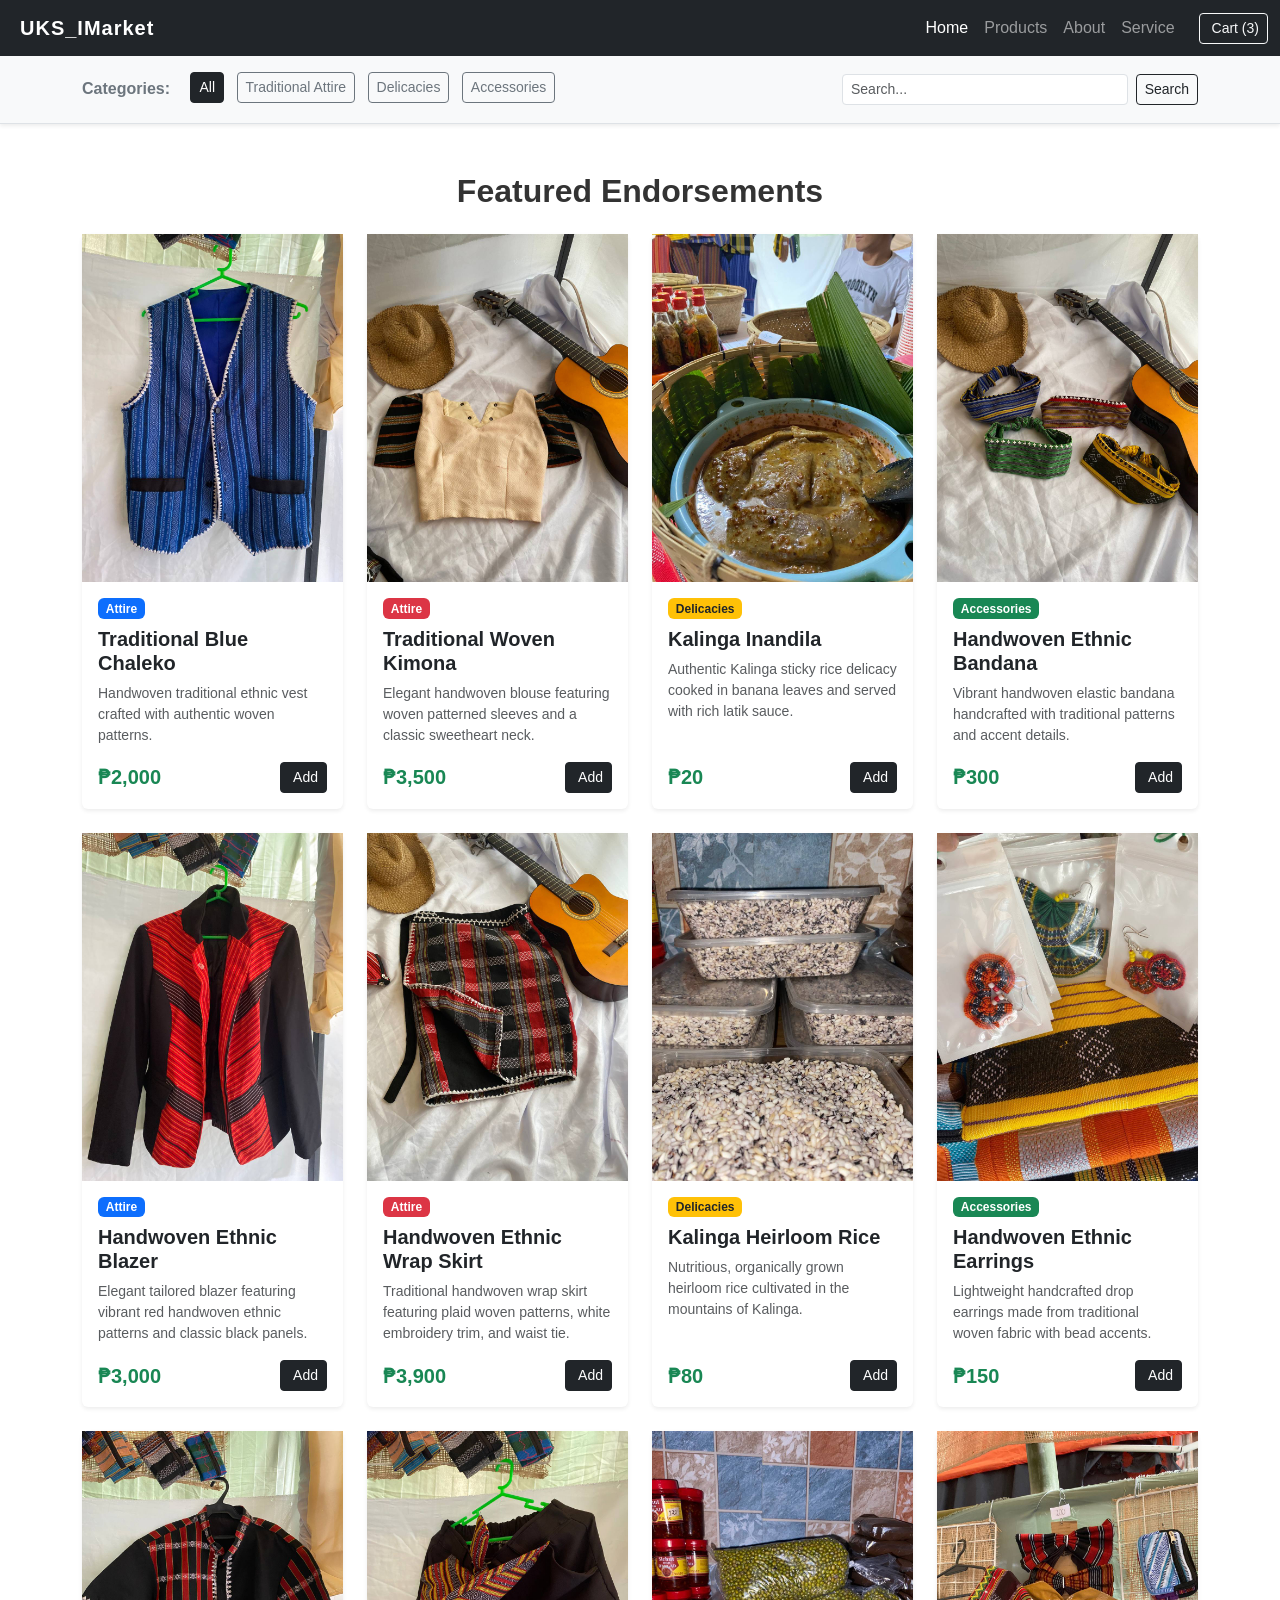
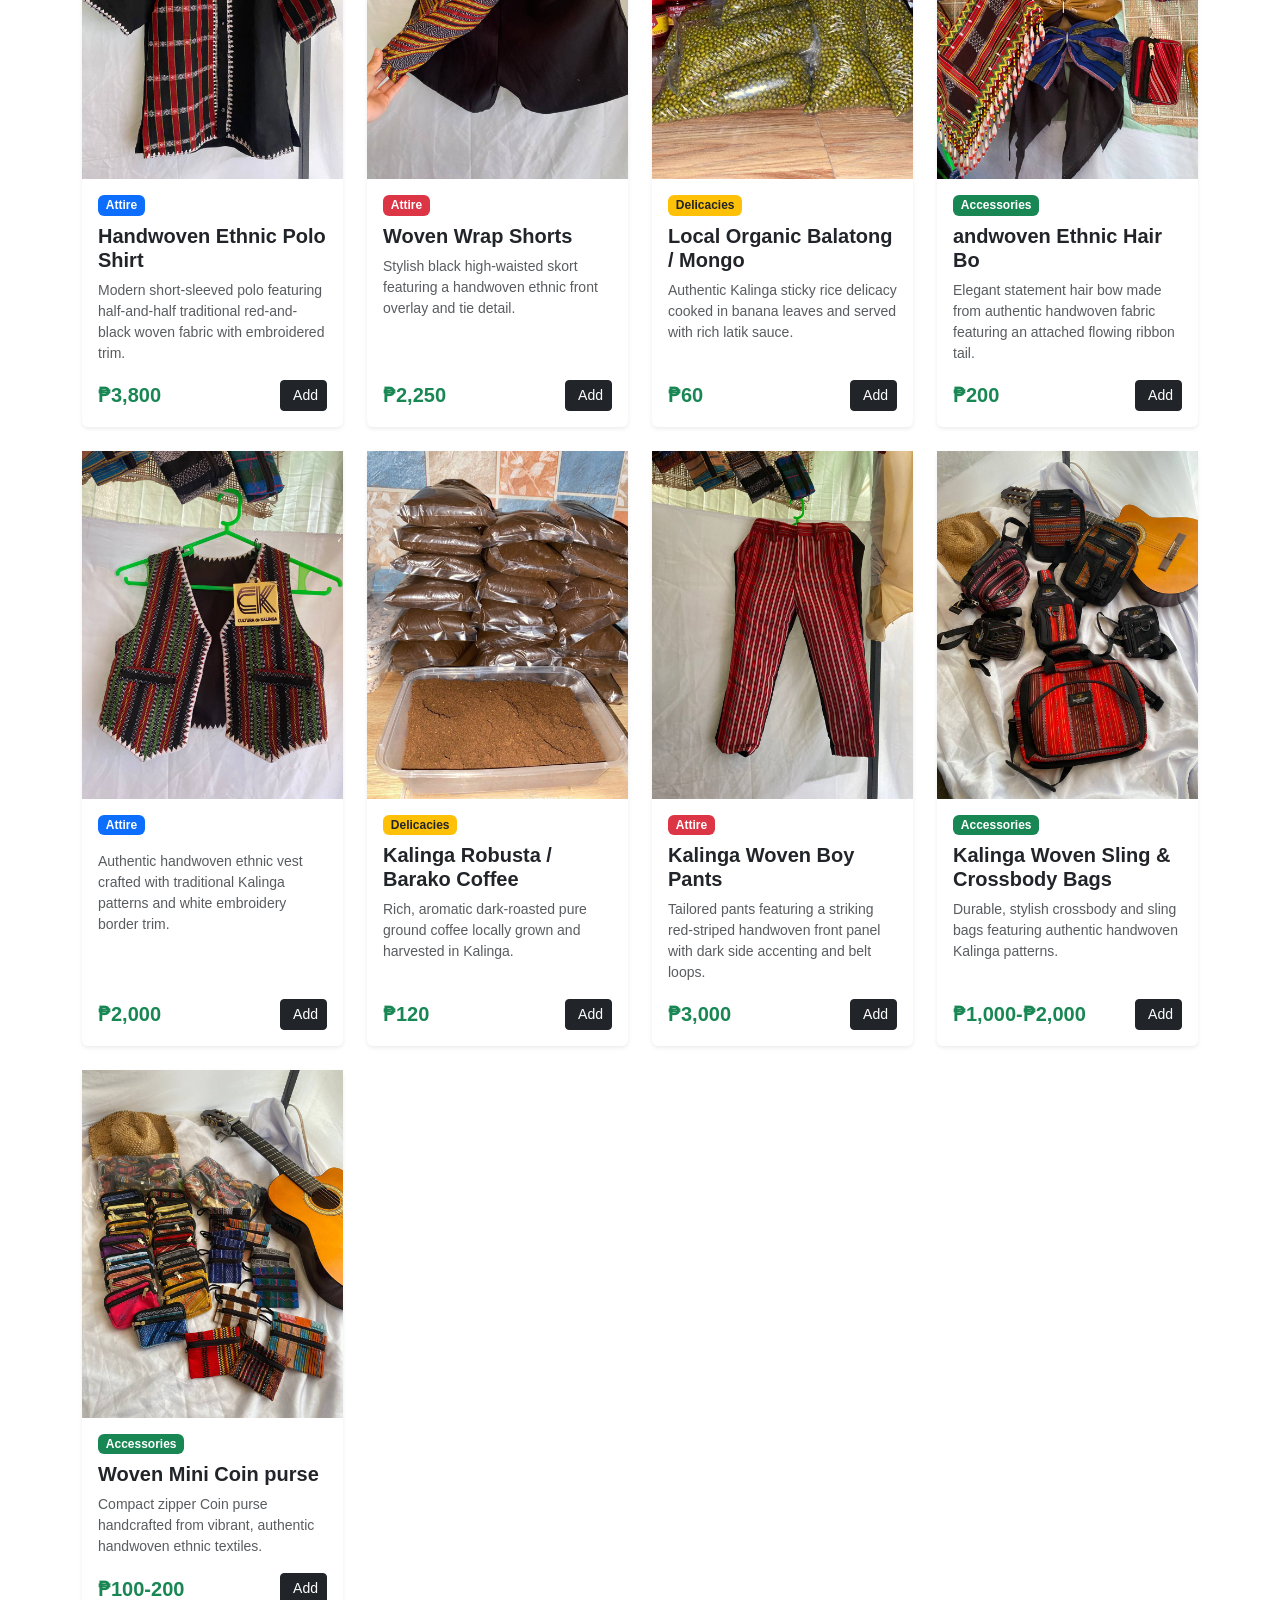
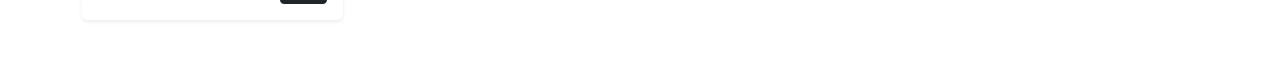
<file: Products.html>
<!DOCTYPE html>
<html lang="en">
<head>
    <meta charset="UTF-8">
    <meta name="viewport" content="width=device-width, initial-scale=1.0">
    <title>UKS_IMarket - Products & Checkout</title>
    <link href="https://cdn.jsdelivr.net/npm/bootstrap@5.3.0/dist/css/bootstrap.min.css" rel="stylesheet">
    <link rel="stylesheet" href="CSS/style.css">
</head> 
<body> 
   <nav class="navbar navbar-expand-lg navbar-dark bg-dark sticky-top">
        <div class="container-fluid">
            <a class="navbar-brand fw-bold" href="index.html"><i class="fa-solid fa-store me-2"></i>UKS_IMarket</a>
        <button class="navbar-toggler" type="button" data-bs-toggle="collapse" data-bs-target="#navbarSupportedContent" aria-controls="navbarSupportedContent" aria-expanded="false" aria-label="Toggle navigation">
            <span class="navbar-toggler-icon"></span>
        </button>
        
        <div class="collapse navbar-collapse justify-content-end" id="navbarNav">
                <ul class="navbar-nav align-items-center">
                <li class="nav-item">
                    <a class="nav-link active" aria-current="page" href="index.html">Home</a>
                </li>
                <li class="nav-item">
                    <a class="nav-link" href="Products.html">Products</a>
                </li>
                <li class="nav-item">
                    <a class="nav-link" href="About.html">About</a>
                </li>
                <li class="nav-item">
                    <a class="nav-link" href="Service.html">Service</a>
                </li>
                <li class="nav-item ms-lg-3">
                    <a href="Cart.html" class="btn btn-outline-light btn-sm"><i class="fa-solid fa-cart-shopping me-1"></i> Cart (<span id="cartCount">3</span>)</a>
                </li>
            </ul>
        </div>
        </div>
    </nav>

    <!-- Categories Filter & Search Bar Section -->
    <section class="bg-light py-3 border-bottom shadow-sm">
        <div class="container">
            <div class="row align-items-center">
                <!-- Left Side: Categories with active state handling -->
                <div class="col-md-8 mb-2 mb-md-0" id="categoryButtons">
                    <span class="fw-bold text-secondary me-3">Categories:</span>
                    <button class="btn btn-dark btn-sm me-2 mb-1 cat-btn" onclick="filterProducts('All', this)">All</button>
                    <button class="btn btn-outline-secondary btn-sm me-2 mb-1 cat-btn" onclick="filterProducts('Attire', this)">Traditional Attire</button>
                    <button class="btn btn-outline-secondary btn-sm me-2 mb-1 cat-btn" onclick="filterProducts('Delicacies', this)">Delicacies</button>
                    <button class="btn btn-outline-secondary btn-sm mb-1 cat-btn" onclick="filterProducts('Accessories', this)">Accessories</button>
                </div>
                <!-- Right Side: Search Input & Button -->
                <div class="col-md-4">
                    <form class="d-flex" role="search" onsubmit="handleSearch(event)">
                        <input id="searchInput" class="form-control form-control-sm me-2" type="search" placeholder="Search..." aria-label="Search">
                        <button class="btn btn-outline-dark btn-sm" type="submit">Search</button>
                    </form>
                </div>
            </div>
        </div>
    </section>
    <main class="container my-5">
        <h2 class="text-center fw-bold mb-4">Featured Endorsements</h2>
        <div class="row g-4" id="productContainer">
            
            <div class="col-md-3 col-sm-6 product-item" data-category="Attire" data-name="traditional blue chaleko">
                <div class="card h-100 product-card shadow-sm border-0">
                    <img src="Images/Chaleko1.jpg" alt="Kalinga Bags">
                    <div class="card-body d-flex flex-column">
                        <span class="badge bg-primary mb-2 align-self-start">Attire</span>
                        <h5 class="card-title fw-bold">Traditional Blue Chaleko</h5>
                        <p class="card-text text-muted small">Handwoven traditional ethnic vest crafted with authentic woven patterns.</p>
                        <div class="d-flex justify-content-between align-items-center mt-auto">
                            <span class="fw-bold text-success fs-5">₱2,000</span>
                            <button onclick="addToCart('Traditional Blue Chaleko')" class="btn btn-dark btn-sm"><i class="fa-solid fa-cart-plus me-1"></i> Add</button>
                        </div>
                    </div>
                </div>
            </div>

            <div class="col-md-3 col-sm-6 product-item" data-category="Attire" data-name="Traditional Woven Kimona">
                <div class="card h-100 product-card shadow-sm border-0">
                    <img src="Images/Kimona1.jpg" alt="Traditional Woven Kimona">
                    <div class="card-body d-flex flex-column">
                        <span class="badge bg-danger mb-2 align-self-start">Attire</span>
                        <h5 class="card-title fw-bold">Traditional Woven Kimona</h5>
                        <p class="card-text text-muted small">Elegant handwoven blouse featuring woven patterned sleeves and a classic sweetheart neck.</p>
                        <div class="d-flex justify-content-between align-items-center mt-auto">
                            <span class="fw-bold text-success fs-5">₱3,500</span>
                            <button onclick="addToCart('UKS Unity T-Shirt')" class="btn btn-dark btn-sm"><i class="fa-solid fa-cart-plus me-1"></i> Add</button>
                        </div>
                    </div>
                </div>
            </div>

            <div class="col-md-3 col-sm-6 product-item" data-category="Delicacies" data-name="Inandila">
                <div class="card h-100 product-card shadow-sm border-0">
                    <img src="Images/Inandila.jpg" alt="Inandila">
                    <div class="card-body d-flex flex-column">
                        <span class="badge bg-warning text-dark mb-2 align-self-start">Delicacies</span>
                        <h5 class="card-title fw-bold">Kalinga Inandila</h5>
                        <p class="card-text text-muted small">Authentic Kalinga sticky rice delicacy cooked in banana leaves and served with rich latik sauce.</p>
                        <div class="d-flex justify-content-between align-items-center mt-auto">
                            <span class="fw-bold text-success fs-5">₱20</span>
                            <button onclick="addToCart('Kalinga Inandila')" class="btn btn-dark btn-sm"><i class="fa-solid fa-cart-plus me-1"></i> Add</button>
                        </div>
                    </div>
                </div>
            </div>

            <div class="col-md-3 col-sm-6 product-item" data-category="Accessories" data-name="Handwoven Ethnic Bandana">
                <div class="card h-100 product-card shadow-sm border-0">
                    <img src="Images/Bandana_Hair.jpg" alt="Bandana">
                    <div class="card-body d-flex flex-column">
                        <span class="badge bg-success mb-2 align-self-start">Accessories</span>
                        <h5 class="card-title fw-bold">Handwoven Ethnic Bandana</h5>
                        <p class="card-text text-muted small">Vibrant handwoven elastic bandana handcrafted with traditional patterns and accent details.</p>
                        <div class="d-flex justify-content-between align-items-center mt-auto">
                            <span class="fw-bold text-success fs-5">₱300</span>
                            <button onclick="addToCart('Handwoven Ethnic Bandana')" class="btn btn-dark btn-sm"><i class="fa-solid fa-cart-plus me-1"></i> Add</button>
                        </div>
                    </div>
                </div>
            </div>

            <div class="col-md-3 col-sm-6 product-item" data-category="Attire" data-name="Handwoven Ethnic Blazer">
                <div class="card h-100 product-card shadow-sm border-0">
                    <img src="Images/Blazer.jpg" alt="Handwoven Ethnic Blazer">
                    <div class="card-body d-flex flex-column">
                        <span class="badge bg-primary mb-2 align-self-start">Attire</span>
                        <h5 class="card-title fw-bold">Handwoven Ethnic Blazer</h5>
                        <p class="card-text text-muted small">Elegant tailored blazer featuring vibrant red handwoven ethnic patterns and classic black panels.</p>
                        <div class="d-flex justify-content-between align-items-center mt-auto">
                            <span class="fw-bold text-success fs-5">₱3,000</span>
                            <button onclick="addToCart('Handwoven Ethnic Blazer')" class="btn btn-dark btn-sm"><i class="fa-solid fa-cart-plus me-1"></i> Add</button>
                        </div>
                    </div>
                </div>
            </div>

            <div class="col-md-3 col-sm-6 product-item" data-category="Attire" data-name="Handwoven Ethnic Wrap Skirt">
                <div class="card h-100 product-card shadow-sm border-0">
                    <img src="Images/Skirt1.jpg" alt="Handwoven Ethnic Wrap Skirt">
                    <div class="card-body d-flex flex-column">
                        <span class="badge bg-danger mb-2 align-self-start">Attire</span>
                        <h5 class="card-title fw-bold">Handwoven Ethnic Wrap Skirt</h5>
                        <p class="card-text text-muted small">Traditional handwoven wrap skirt featuring plaid woven patterns, white embroidery trim, and waist tie.</p>
                        <div class="d-flex justify-content-between align-items-center mt-auto">
                            <span class="fw-bold text-success fs-5">₱3,900</span>
                            <button onclick="addToCart('Handwoven Ethnic Wrap Skirt')" class="btn btn-dark btn-sm"><i class="fa-solid fa-cart-plus me-1"></i> Add</button>
                        </div>
                    </div>
                </div>
            </div>

            <div class="col-md-3 col-sm-6 product-item" data-category="Delicacies" data-name="Kalinga Heirloom Rice">
                <div class="card h-100 product-card shadow-sm border-0">
                    <img src="Images/Glutinous_Rice.jpg" alt="Kalinga Heirloom Rice">
                    <div class="card-body d-flex flex-column">
                        <span class="badge bg-warning text-dark mb-2 align-self-start">Delicacies</span>
                        <h5 class="card-title fw-bold">Kalinga Heirloom Rice</h5>
                        <p class="card-text text-muted small">Nutritious, organically grown heirloom rice cultivated in the mountains of Kalinga.</p>
                        <div class="d-flex justify-content-between align-items-center mt-auto">
                            <span class="fw-bold text-success fs-5">₱80</span>
                            <button onclick="addToCart('Kalinga Heirloom Rice')" class="btn btn-dark btn-sm"><i class="fa-solid fa-cart-plus me-1"></i> Add</button>
                        </div>
                    </div>
                </div>
            </div>

            <div class="col-md-3 col-sm-6 product-item" data-category="Accessories" data-name="Handwoven Ethnic Earrings">
                <div class="card h-100 product-card shadow-sm border-0">
                    <img src="Images/Earing.jpg" alt="Handwoven Ethnic Earrings">
                    <div class="card-body d-flex flex-column">
                        <span class="badge bg-success mb-2 align-self-start">Accessories</span>
                        <h5 class="card-title fw-bold">Handwoven Ethnic Earrings</h5>
                        <p class="card-text text-muted small">Lightweight handcrafted drop earrings made from traditional woven fabric with bead accents.</p>
                        <div class="d-flex justify-content-between align-items-center mt-auto">
                            <span class="fw-bold text-success fs-5">₱150</span>
                            <button onclick="addToCart('Handwoven Ethnic Earrings')" class="btn btn-dark btn-sm"><i class="fa-solid fa-cart-plus me-1"></i> Add</button>
                        </div>
                    </div>
                </div>
            </div>

            <div class="col-md-3 col-sm-6 product-item" data-category="Attire" data-name="Handwoven Ethnic Polo Shirt">
                <div class="card h-100 product-card shadow-sm border-0">
                    <img src="Images/Polo2.jpg" alt="Handwoven Ethnic Polo Shirt">
                    <div class="card-body d-flex flex-column">
                        <span class="badge bg-primary mb-2 align-self-start">Attire</span>
                        <h5 class="card-title fw-bold">Handwoven Ethnic Polo Shirt</h5>
                        <p class="card-text text-muted small">Modern short-sleeved polo featuring half-and-half traditional red-and-black woven fabric with embroidered trim.</p>
                        <div class="d-flex justify-content-between align-items-center mt-auto">
                            <span class="fw-bold text-success fs-5">₱3,800</span>
                            <button onclick="addToCart('Handwoven Ethnic Polo Shirt')" class="btn btn-dark btn-sm"><i class="fa-solid fa-cart-plus me-1"></i> Add</button>
                        </div>
                    </div>
                </div>
            </div>

            <div class="col-md-3 col-sm-6 product-item" data-category="Attire" data-name="Woven Wrap Shorts">
                <div class="card h-100 product-card shadow-sm border-0">
                    <img src="Images/Girls_Shortpant.jpg" alt="Woven Wrap Shorts">
                    <div class="card-body d-flex flex-column">
                        <span class="badge bg-danger mb-2 align-self-start">Attire</span>
                        <h5 class="card-title fw-bold">Woven Wrap Shorts</h5>
                        <p class="card-text text-muted small">Stylish black high-waisted skort featuring a handwoven ethnic front overlay and tie detail.</p>
                        <div class="d-flex justify-content-between align-items-center mt-auto">
                            <span class="fw-bold text-success fs-5">₱2,250</span>
                            <button onclick="addToCart('Woven Wrap Shorts')" class="btn btn-dark btn-sm"><i class="fa-solid fa-cart-plus me-1"></i> Add</button>
                        </div>
                    </div>
                </div>
            </div>

            <div class="col-md-3 col-sm-6 product-item" data-category="Delicacies" data-name="Local Organic Balatong / Mongo">
                <div class="card h-100 product-card shadow-sm border-0">
                    <img src="Images/Monggo.jpg" alt="Local Organic Balatong / Mongo">
                    <div class="card-body d-flex flex-column">
                        <span class="badge bg-warning text-dark mb-2 align-self-start">Delicacies</span>
                        <h5 class="card-title fw-bold">Local Organic Balatong / Mongo</h5>
                        <p class="card-text text-muted small">Authentic Kalinga sticky rice delicacy cooked in banana leaves and served with rich latik sauce.</p>
                        <div class="d-flex justify-content-between align-items-center mt-auto">
                            <span class="fw-bold text-success fs-5">₱60</span>
                            <button onclick="addToCart('Local Organic Balatong / Mongo')" class="btn btn-dark btn-sm"><i class="fa-solid fa-cart-plus me-1"></i> Add</button>
                        </div>
                    </div>
                </div>
            </div>

            <div class="col-md-3 col-sm-6 product-item" data-category="Accessories" data-name="andwoven Ethnic Hair Bo">
                <div class="card h-100 product-card shadow-sm border-0">
                    <img src="Images/Hairclip.jpg" alt="andwoven Ethnic Hair Bo">
                    <div class="card-body d-flex flex-column">
                        <span class="badge bg-success mb-2 align-self-start">Accessories</span>
                        <h5 class="card-title fw-bold">andwoven Ethnic Hair Bo</h5>
                        <p class="card-text text-muted small">Elegant statement hair bow made from authentic handwoven fabric featuring an attached flowing ribbon tail.</p>
                        <div class="d-flex justify-content-between align-items-center mt-auto">
                            <span class="fw-bold text-success fs-5">₱200</span>
                            <button onclick="addToCart('andwoven Ethnic Hair Bo')" class="btn btn-dark btn-sm"><i class="fa-solid fa-cart-plus me-1"></i> Add</button>
                        </div>
                    </div>
                </div>
            </div>

            <div class="col-md-3 col-sm-6 product-item" data-category="Attire" data-name="Cultura de Kalinga Chaleko">
                <div class="card h-100 product-card shadow-sm border-0">
                    <img src="Images/chaleko5.jpg" alt="Cultura de Kalinga Chaleko">
                    <div class="card-body d-flex flex-column">
                        <span class="badge bg-primary mb-2 align-self-start">Attire</span>
                        <h5 class="card-title fw-bold"></h5>
                        <p class="card-text text-muted small">Authentic handwoven ethnic vest crafted with traditional Kalinga patterns and white embroidery border trim.</p>
                        <div class="d-flex justify-content-between align-items-center mt-auto">
                            <span class="fw-bold text-success fs-5">₱2,000</span>
                            <button onclick="addToCart('Cultura de Kalinga Chaleko')" class="btn btn-dark btn-sm"><i class="fa-solid fa-cart-plus me-1"></i> Add</button>
                        </div>
                    </div>
                </div>
            </div>

            <div class="col-md-3 col-sm-6 product-item" data-category="Delicacies" data-name="Kalinga Robusta / Barako Coffee">
                <div class="card h-100 product-card shadow-sm border-0">
                    <img src="Images/Barako.jpg" alt="Kalinga Robusta / Barako Coffee">
                    <div class="card-body d-flex flex-column">
                        <span class="badge bg-warning text-dark mb-2 align-self-start">Delicacies</span>
                        <h5 class="card-title fw-bold">Kalinga Robusta / Barako Coffee</h5>
                        <p class="card-text text-muted small">Rich, aromatic dark-roasted pure ground coffee locally grown and harvested in Kalinga.</p>
                        <div class="d-flex justify-content-between align-items-center mt-auto">
                            <span class="fw-bold text-success fs-5">₱120</span>
                            <button onclick="addToCart('Kalinga Robusta / Barako Coffee')" class="btn btn-dark btn-sm"><i class="fa-solid fa-cart-plus me-1"></i> Add</button>
                        </div>
                    </div>
                </div>
            </div>

            <div class="col-md-3 col-sm-6 product-item" data-category="Attire" data-name="Kalinga Woven Boy Pants">
                <div class="card h-100 product-card shadow-sm border-0">
                    <img src="Images/Boy_Pant.jpg" alt="Kalinga Woven Boy Pants">
                    <div class="card-body d-flex flex-column">
                        <span class="badge bg-danger mb-2 align-self-start">Attire</span>
                        <h5 class="card-title fw-bold">Kalinga Woven Boy Pants</h5>
                        <p class="card-text text-muted small">Tailored pants featuring a striking red-striped handwoven front panel with dark side accenting and belt loops.</p>
                        <div class="d-flex justify-content-between align-items-center mt-auto">
                            <span class="fw-bold text-success fs-5">₱3,000</span>
                            <button onclick="addToCart('Kalinga Woven Boy Pants')" class="btn btn-dark btn-sm"><i class="fa-solid fa-cart-plus me-1"></i> Add</button>
                        </div>
                    </div>
                </div>
            </div>

            <div class="col-md-3 col-sm-6 product-item" data-category="Accessories" data-name="Kalinga Woven Sling & Crossbody Bags">
                <div class="card h-100 product-card shadow-sm border-0">
                    <img src="Images/Bags.jpg" alt="Kalinga Woven Sling & Crossbody Bags">
                    <div class="card-body d-flex flex-column">
                        <span class="badge bg-success mb-2 align-self-start">Accessories</span>
                        <h5 class="card-title fw-bold">Kalinga Woven Sling & Crossbody Bags</h5>
                        <p class="card-text text-muted small">Durable, stylish crossbody and sling bags featuring authentic handwoven Kalinga patterns.</p>
                        <div class="d-flex justify-content-between align-items-center mt-auto">
                            <span class="fw-bold text-success fs-5">₱1,000-₱2,000</span>
                            <button onclick="addToCart('Kalinga Woven Sling & Crossbody Bags')" class="btn btn-dark btn-sm"><i class="fa-solid fa-cart-plus me-1"></i> Add</button>
                        </div>
                    </div>
                </div>
            </div>

            <div class="col-md-3 col-sm-6 product-item" data-category="Accessories" data-name="Woven Mini Coin purse">
                <div class="card h-100 product-card shadow-sm border-0">
                    <img src="Images/coins_purses.jpg" alt="Woven Mini Coin purse">
                    <div class="card-body d-flex flex-column">
                        <span class="badge bg-success mb-2 align-self-start">Accessories</span>
                        <h5 class="card-title fw-bold">Woven Mini Coin purse</h5>
                        <p class="card-text text-muted small">Compact zipper Coin purse handcrafted from vibrant, authentic handwoven ethnic textiles.</p>
                        <div class="d-flex justify-content-between align-items-center mt-auto">
                            <span class="fw-bold text-success fs-5">₱100-200</span>
                            <button onclick="addToCart('Woven Mini Coin purse')" class="btn btn-dark btn-sm"><i class="fa-solid fa-cart-plus me-1"></i> Add</button>
                        </div>
                    </div>
                </div>
            </div>

        </div>
    </main>

    <script src="https://cdn.jsdelivr.net/npm/bootstrap@5.3.0/dist/js/bootstrap.bundle.min.js"></script>
</body>
</html>
</file>
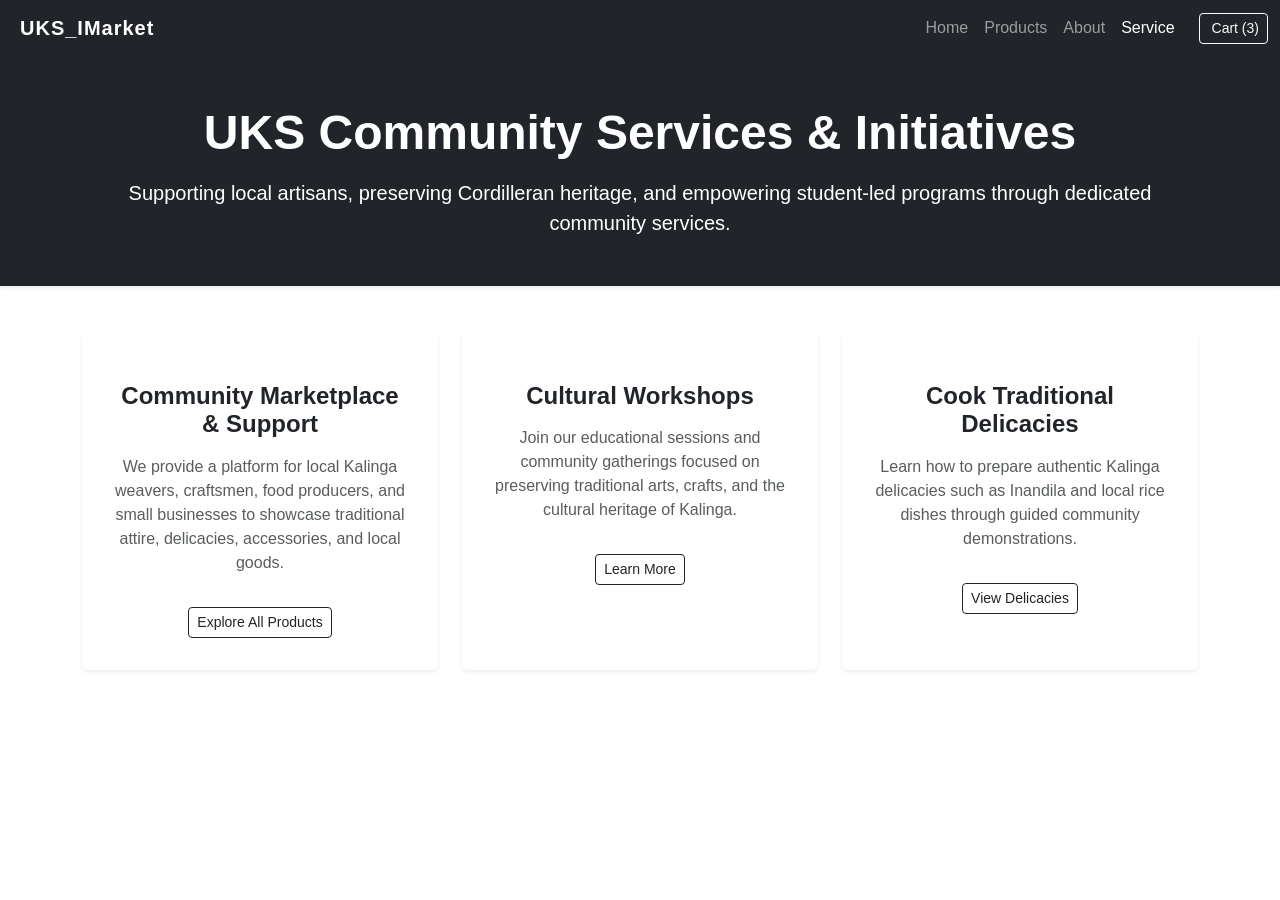
<file: Service.html>
<!DOCTYPE html>
<html lang="en">
<head>
    <meta charset="UTF-8">
    <meta name="viewport" content="width=device-width, initial-scale=1.0">
    <title>Services - UKS Indigenous Market</title>
    <link href="https://cdn.jsdelivr.net/npm/bootstrap@5.3.0/dist/css/bootstrap.min.css" rel="stylesheet">
    <link rel="stylesheet" href="CSS/style.css">
</head>
<body> 
    <nav class="navbar navbar-expand-lg navbar-dark bg-dark sticky-top">
        <div class="container-fluid">
            <a class="navbar-brand fw-bold" href="Index.html"><i class="fa-solid fa-store me-2"></i>UKS_IMarket</a>
        <button class="navbar-toggler" type="button" data-bs-toggle="collapse" data-bs-target="#navbarSupportedContent" aria-controls="navbarSupportedContent" aria-expanded="false" aria-label="Toggle navigation">
            <span class="navbar-toggler-icon"></span>
        </button>
         
        <div class="collapse navbar-collapse justify-content-end" id="navbarNav">
                <ul class="navbar-nav align-items-center">
                <li class="nav-item">
                  <a class="nav-link" href="Index.html">Home</a>
                </li>
                <li class="nav-item">
                    <a class="nav-link" href="Products.html">Products</a>
                </li>
                <li class="nav-item">
                    <a class="nav-link" href="About.html">About</a>
                </li>
                <li class="nav-item">
                    <a class="nav-link active" aria-current="page" href="Service.html">Service</a>
                </li>
                <li class="nav-item ms-lg-3">
                    <a href="Cart.html" class="btn btn-outline-light btn-sm"><i class="fa-solid fa-cart-shopping me-1"></i> Cart (<span id="cartCount">3</span>)</a>
                </li>
            </ul>
        </div>
        </div>
    </nav>

    <header class="bg-dark text-white text-center py-5 shadow-sm">
        <div class="container">
            <h1 class="display-5 fw-bold mb-3">UKS Community Services & Initiatives</h1>
            <p class="lead mb-0">Supporting local artisans, preserving Cordilleran heritage, and empowering student-led programs through dedicated community services.</p>
        </div>
    </header>

    <main class="container my-5">
        <div class="row g-4">
            <div class="col-md-4">
                <div class="card h-100 shadow-sm border-0 p-3 text-center">
                    <div class="card-body">
                        <div class="fs-1 text-warning mb-3"><i class="fa-solid fa-store"></i></div>
                        <h4 class="fw-bold mb-3">Community Marketplace & Support</h4>
                        <p class="text-muted">We provide a platform for local Kalinga weavers, craftsmen, food producers, and small businesses to showcase traditional attire, delicacies, accessories, and local goods.</p>
                        <a href="Products.html" class="btn btn-outline-dark btn-sm mt-3">Explore All Products</a>
                    </div>
                </div>
            </div>
            <div class="col-md-4">
                <div class="card h-100 shadow-sm border-0 p-3 text-center">
                    <div class="card-body">
                        <div class="fs-1 text-warning mb-3"><i class="fa-solid fa-users-rectangle"></i></div>
                        <h4 class="fw-bold mb-3">Cultural Workshops</h4>
                        <p class="text-muted">Join our educational sessions and community gatherings focused on preserving traditional arts, crafts, and the cultural heritage of Kalinga.</p>
                        <a href="About.html" class="btn btn-outline-dark btn-sm mt-3">Learn More</a>
                    </div>
                </div>
            </div>
            <div class="col-md-4">
                <div class="card h-100 shadow-sm border-0 p-3 text-center">
                    <div class="card-body">
                        <div class="fs-1 text-warning mb-3"><i class="fa-solid fa-utensils"></i></div>
                        <h4 class="fw-bold mb-3">Cook Traditional Delicacies</h4>
                        <p class="text-muted">Learn how to prepare authentic Kalinga delicacies such as Inandila and local rice dishes through guided community demonstrations.</p>
                        <a href="Products.html" class="btn btn-outline-dark btn-sm mt-3">View Delicacies</a>
                    </div>
                </div>
            </div>
        </div>
    </main>

    <script src="https://cdn.jsdelivr.net/npm/bootstrap@5.3.0/dist/js/bootstrap.bundle.min.js"></script>
</body>
</html>
</file>
<file: CSS/style.css>
body {
    font-family: 'Segoe UI', Tahoma, Geneva, Verdana, sans-serif;
    background-color: white;
    color: #333;
}

.hero-slide-1 {
    background: url('../Images/Slide1.jpg') no-repeat center center;
    background-size: cover;
    min-height: 450px;
}

.hero-slide-2 {
    background: url('../Images/slide2.jpg') no-repeat center center;
    background-size: cover;
    min-height: 450px;
}

.hero-overlay {
    background: rgba(0, 0, 0, 0.6);
    min-height: 450px;
}

.product-card {
    transition: transform 0.3s ease, box-shadow 0.3s ease;
}

.product-card:hover {
    transform: translateY(-5px);
    box-shadow: 0 10px 20px rgba(0, 0, 0, 0.15) !important;
}

.navbar-brand {
    letter-spacing: 1px;
}
</file>
